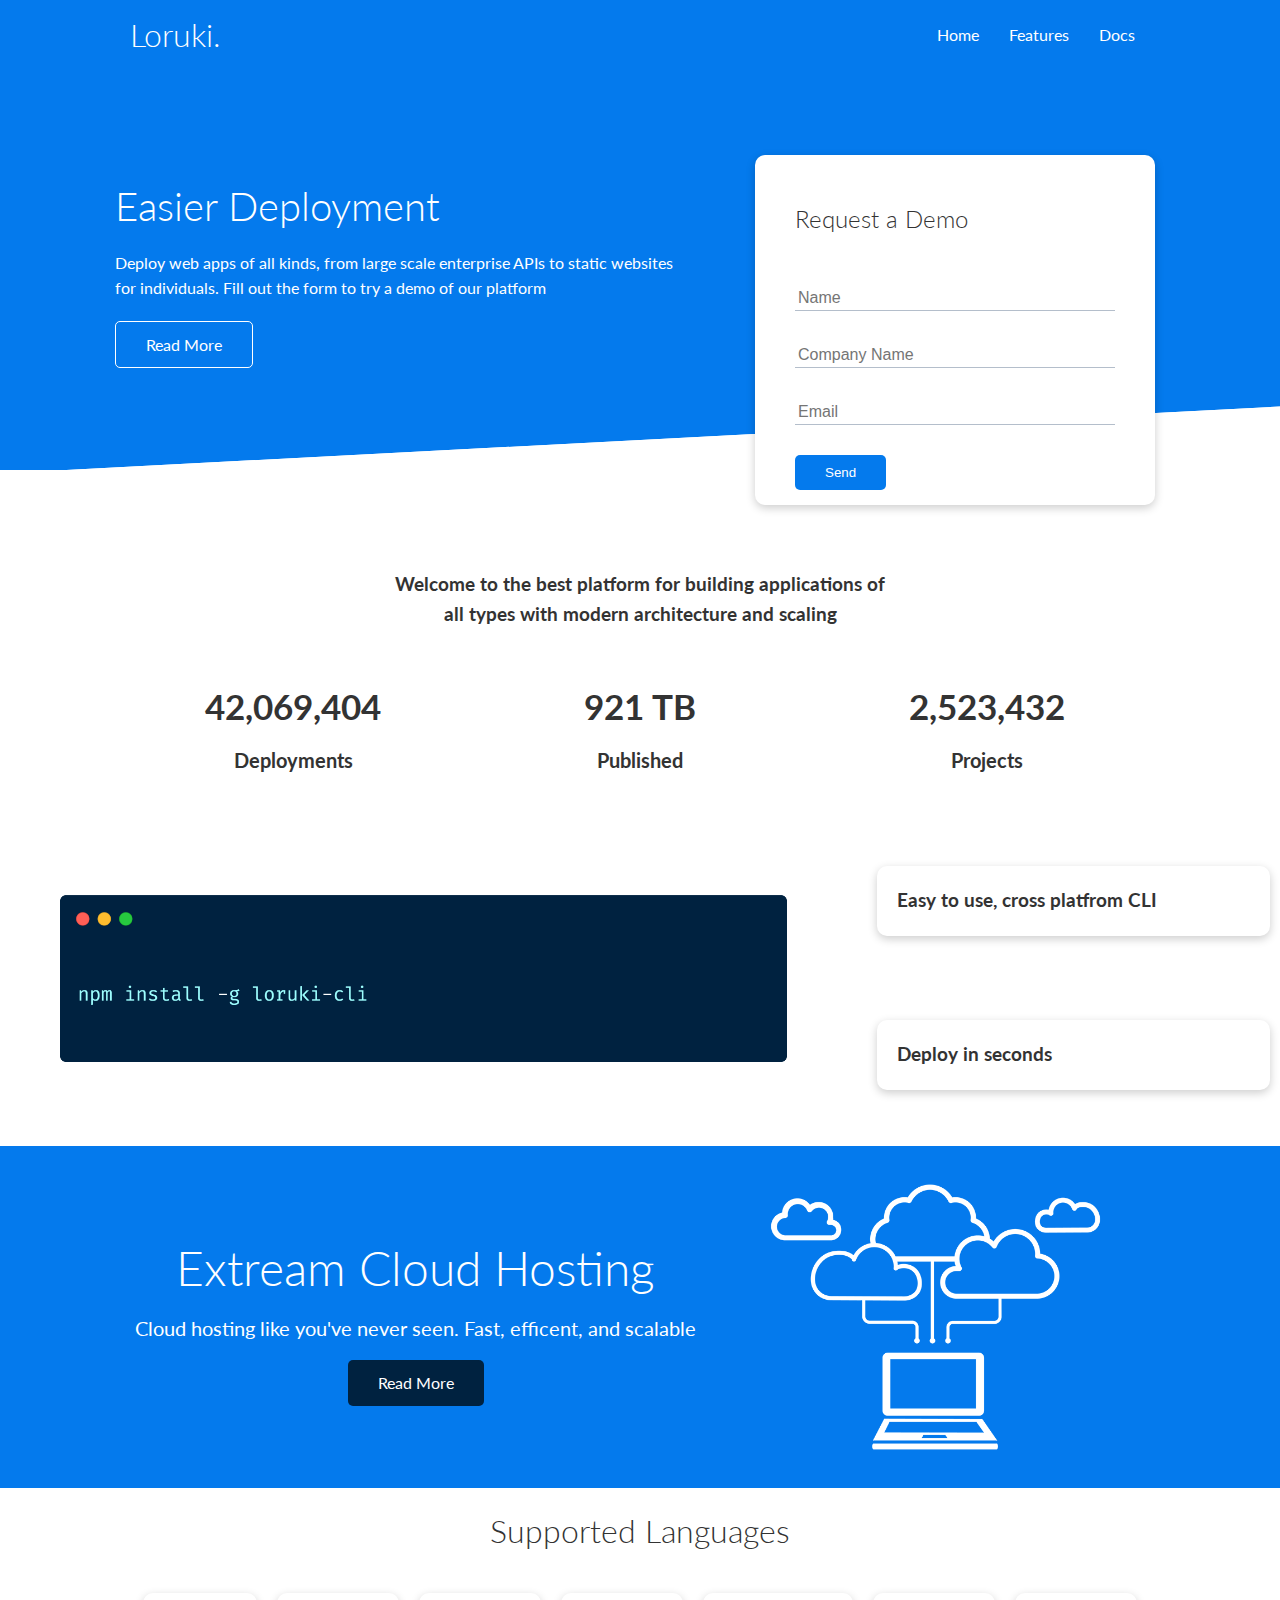
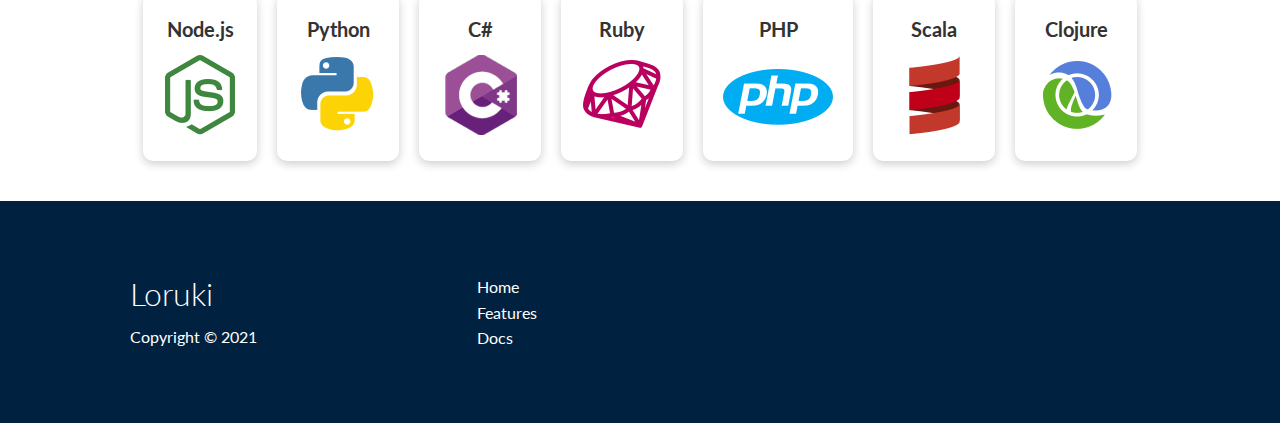
<file: index.html>
<!DOCTYPE html>
<html lang="en">
<head>
    <meta charset="UTF-8">
    <meta http-equiv="X-UA-Compatible" content="IE=edge">
    <meta name="viewport" content="width=device-width, initial-scale=1.0">
    <link rel="stylesheet" href="https://cdnjs.cloudflare.com/ajax/libs/font-awesome/6.0.0-beta3/css/all.min.css" integrity="sha512-Fo3rlrZj/k7ujTnHg4CGR2D7kSs0v4LLanw2qksYuRlEzO+tcaEPQogQ0KaoGN26/zrn20ImR1DfuLWnOo7aBA==" crossorigin="anonymous" referrerpolicy="no-referrer" />
    <link rel="stylesheet" href="css/utilities.css">
    <link rel="stylesheet" href="css/style.css">
    <title>Loruki | Cloud Hosting for Everyone</title>
</head>
<body>
    <!-- Navbar -->
    <div class="navbar">
        <div class="container flex">
            <h1 class="logo">Loruki.</h1>
            <nav>
                <ul>
                    <li><a href="index.html">Home</a></li>
                    <li><a href="features.html">Features</a></li>
                    <li><a href="docs.html">Docs</a></li>
                </ul>
            </nav>
        </div>
    </div>
    <!-- Showcase -->
    <section class="showcase">
        <div class="container grid">
            <div class="showcaseText">
                <h1>Easier Deployment</h1>
                <p>Deploy web apps of all kinds, from large scale enterprise APIs to static websites for individuals. Fill out the form to try a demo of our platform</p>
                <a href="features.html" class="btn btnOutline">Read More</a>
            </div>
            <div class="showcaseForm card">
                <h2>Request a Demo</h2>
                <form name="contact" method="POST" netlify-honeypot="bot-field" data-netlify="true" >
                    <input type="hidden" name="form-name" value="contact">
                    <p class="hidden">
                        <label>Don’t fill this out if you’re human: <input name="bot-field" /></label>
                      </p>                    
                    <div class="formControl">
                        <input type="text" name="name" placeholder="Name" required>
                    </div>
                    <div class="formControl">
                        <input type="text" name="company" placeholder="Company Name" required>
                    </div>
                    <div class="formControl">
                        <input type="email" name="email" placeholder="Email" required>
                    </div>
                    <input type="submit" value="Send" class="btn btn-primary">
                </form>
            </div>
        </div>
    </section>
    <!-- Stats -->
    <section class="stats">
        <div class="container">
            <h3 class="statsHeading textCenter my1">
                Welcome to the best platform for building applications of all types with modern architecture and scaling
            </h3>
            <div class="grid grid3 textCenter my4">
                <div>
                    <i class="fas fa-server fa-3x"></i>
                    <h3>42,069,404</h3>
                    <p class="textSecondary">Deployments</p>
                </div>
                <div>
                    <i class="fas fa-upload fa-3x"></i>
                    <h3>921 TB</h3>
                    <p class="textSecondary">Published</p>
                </div>
                <div>
                    <i class="fas fa-project-diagram fa-3x"></i>
                    <h3>2,523,432</h3>
                    <p class="textSecondary">Projects</p>
                </div>
            </div>
        </div>
    </section>
    <!-- CLI -->
    <section class="cli">
        <div class="containter grid">
            <img src="images/cli.png" alt="">
            <div class="card">
                <h3>Easy to use, cross platfrom CLI</h3>
            </div>
            <div class="card">
                <h3>Deploy in seconds</h3>
            </div>
        </div>
    </section>
    <!-- Cloud -->
    <section class="cloud bg-primary my2 py2">
        <div class="container grid">
            <div class="textCenter">
                <h2 class="lg">Extream Cloud Hosting</h2>
                <p class="lead my1">Cloud hosting like you've never seen. Fast, efficent, and scalable</p>
                <a href="features.html" class="btn btn-dark">Read More</a>
            </div>
            <img src="images/cloud.png" alt="">
        </div>
    </section>
    <!-- Languages -->
    <section class="languages">
        <h2 class="md textCenter my2">Supported Languages</h2>
        <div class="container flex">
            <div class="card">
                <h4>Node.js</h4>
                <img src="images/logos/node.png" alt="">
            </div>
            <div class="card">
                <h4>Python</h4>
                <img src="images/logos/python.png" alt="">
              </div>
              <div class="card">
                <h4>C#</h4>
                <img src="images/logos/csharp.png" alt="">
              </div>
              <div class="card">
                <h4>Ruby</h4>
                <img src="images/logos/ruby.png" alt="">
              </div>
              <div class="card">
                <h4>PHP</h4>
                <img src="images/logos/php.png" alt="">
              </div>
              <div class="card">
                <h4>Scala</h4>
                <img src="images/logos/scala.png" alt="">
              </div>
              <div class="card">
                <h4>Clojure</h4>
                <img src="images/logos/clojure.png" alt="">
              </div>
        </div>
    </section>
    <!-- Footer -->
    <footer class="footer bg-dark py5">
        <div class="container grid grid3">
            <div>
                <h1>Loruki</h1>
                <p>Copyright &copy; 2021</p>
            </div>
            <nav>
                <ul>
                    <li><a href="index.html">Home</a></li>
                    <li><a href="features.html">Features</a></li>
                    <li><a href="docs.html">Docs</a></li>
                </ul>
            </nav>
            <div class="social">
                <a href="https://github.com/mahmoudk3m" target="_blank"><i class="fab fa-github fa-2x"></i></a>
                <a href="#"><i class="fab fa-facebook fa-2x"></i></a>
                <a href="#"><i class="fab fa-instagram fa-2x"></i></a>
                <a href="#"><i class="fab fa-twitter fa-2x"></i></a>
            </div>
        </div>
    </footer>
</body>
</html>
</file>
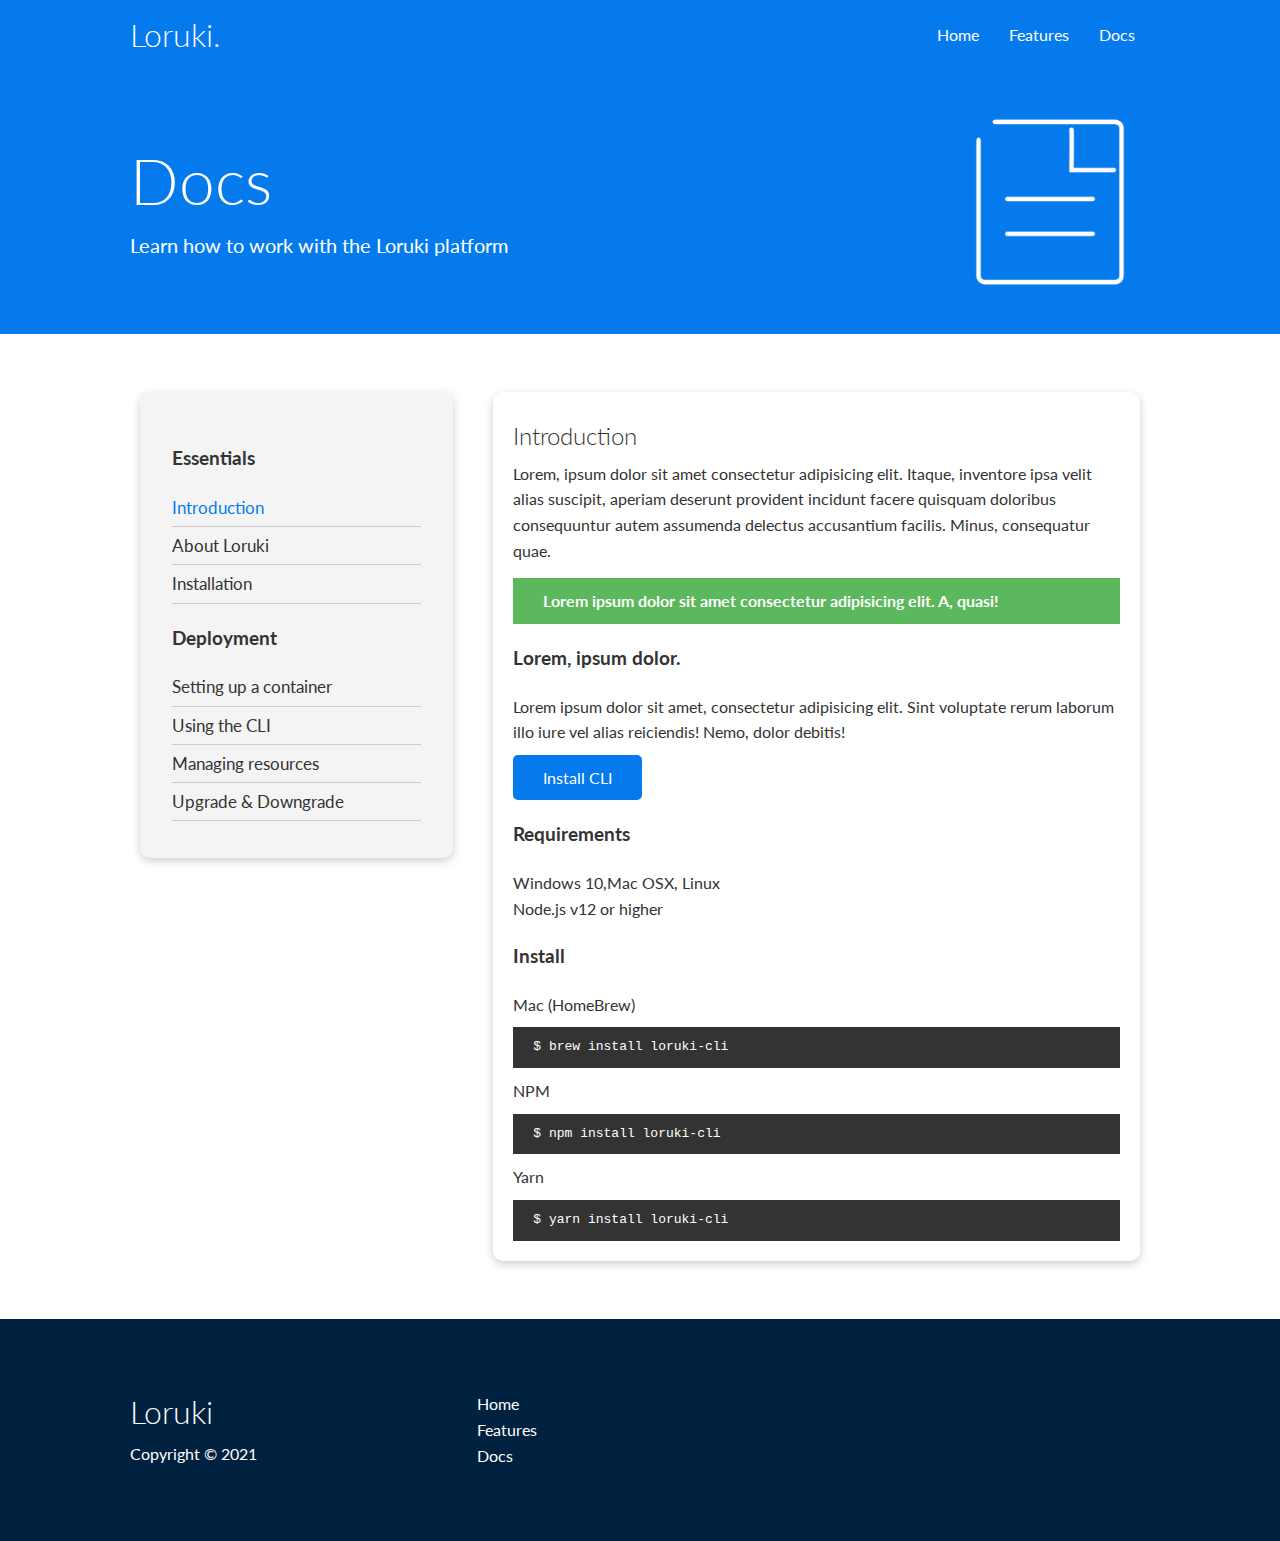
<file: docs.html>
<!DOCTYPE html>
<html lang="en">
<head>
    <meta charset="UTF-8">
    <meta http-equiv="X-UA-Compatible" content="IE=edge">
    <meta name="viewport" content="width=device-width, initial-scale=1.0">
    <link rel="stylesheet" href="https://cdnjs.cloudflare.com/ajax/libs/font-awesome/6.0.0-beta3/css/all.min.css" integrity="sha512-Fo3rlrZj/k7ujTnHg4CGR2D7kSs0v4LLanw2qksYuRlEzO+tcaEPQogQ0KaoGN26/zrn20ImR1DfuLWnOo7aBA==" crossorigin="anonymous" referrerpolicy="no-referrer" />
    <link rel="stylesheet" href="css/utilities.css">
    <link rel="stylesheet" href="css/style.css">
    <title>Loruki | Cloud Hosting for Everyone</title>
</head>
<body>
    <!-- Navbar -->
    <div class="navbar">
        <div class="container flex">
            <h1 class="logo">Loruki.</h1>
            <nav>
                <ul>
                    <li><a href="index.html">Home</a></li>
                    <li><a href="features.html">Features</a></li>
                    <li><a href="docs.html">Docs</a></li>
                </ul>
            </nav>
        </div>
    </div>
    <!-- Head -->
    <section class="docs-head bg-primary py3">
        <div class="container grid">
            <div>
                <h1 class="xl">Docs</h1>
                <p class="lead">Learn how to work with the Loruki platform</p>
            </div>
            <img src="images/docs.png" alt="">
        </div>
    </section>
    <!-- Docs Main -->
    <section class="docs-main my4">
        <div class="container grid">
            <div class="card bg-light p-3">
                <h3 class="my2">Essentials</h3>
                <nav>
                    <ul>
                        <li><a href="#" class="text-primary">Introduction</a></li>
                        <li><a href="#">About Loruki</a></li>
                        <li><a href="#">Installation</a></li>
                    </ul>
                </nav>
                <h3 class="my2">Deployment</h3>
                <nav>
                    <ul>
                        <li><a href="#">Setting up a container</a></li>
                        <li><a href="#">Using the CLI</a></li>
                        <li><a href="#">Managing resources</a></li>
                        <li><a href="#">Upgrade & Downgrade</a></li>
                    </ul>
                </nav>
            </div>
            <div class="card">
                <h2>Introduction</h2>
                <p>Lorem, ipsum dolor sit amet consectetur adipisicing elit. Itaque, inventore ipsa velit alias suscipit, aperiam deserunt provident incidunt facere quisquam doloribus consequuntur autem assumenda delectus accusantium facilis. Minus, consequatur quae.</p>
                <div class="alert alert-success">
                    <i class="fas fa-info"></i>
                    Lorem ipsum dolor sit amet consectetur adipisicing elit. A, quasi!
                </div>
                <h3>Lorem, ipsum dolor.</h3>
                <p>Lorem ipsum dolor sit amet, consectetur adipisicing elit. Sint voluptate rerum laborum illo iure vel alias reiciendis! Nemo, dolor debitis!</p>
                <a href="#" class="btn btn-primary">Install CLI</a>
                <h3>Requirements</h3>
                <ul>
                    <li>Windows 10,Mac OSX, Linux</li>
                    <li>Node.js v12 or higher</li>
                </ul>
                <h3>Install</h3>
                <p>Mac (HomeBrew)</p>
                <pre><code>$ brew install loruki-cli</code></pre>
                <p>NPM</p>
                <pre><code>$ npm install loruki-cli</code></pre>
                <p>Yarn</p>
                <pre><code>$ yarn install loruki-cli</code></pre>
            </div>
        </div>
    </section>
    <!-- Footer -->
    <footer class="footer bg-dark py5">
        <div class="container grid grid3">
            <div>
                <h1>Loruki</h1>
                <p>Copyright &copy; 2021</p>
            </div>
            <nav>
                <ul>
                    <li><a href="index.html">Home</a></li>
                    <li><a href="features.html">Features</a></li>
                    <li><a href="docs.html">Docs</a></li>
                </ul>
            </nav>
            <div class="social">
                <a href="https://github.com/mahmoudk3m" target="_blank"><i class="fab fa-github fa-2x"></i></a>
                <a href="#"><i class="fab fa-facebook fa-2x"></i></a>
                <a href="#"><i class="fab fa-instagram fa-2x"></i></a>
                <a href="#"><i class="fab fa-twitter fa-2x"></i></a>
            </div>
        </div>
    </footer>
</body>
</html>
</file>
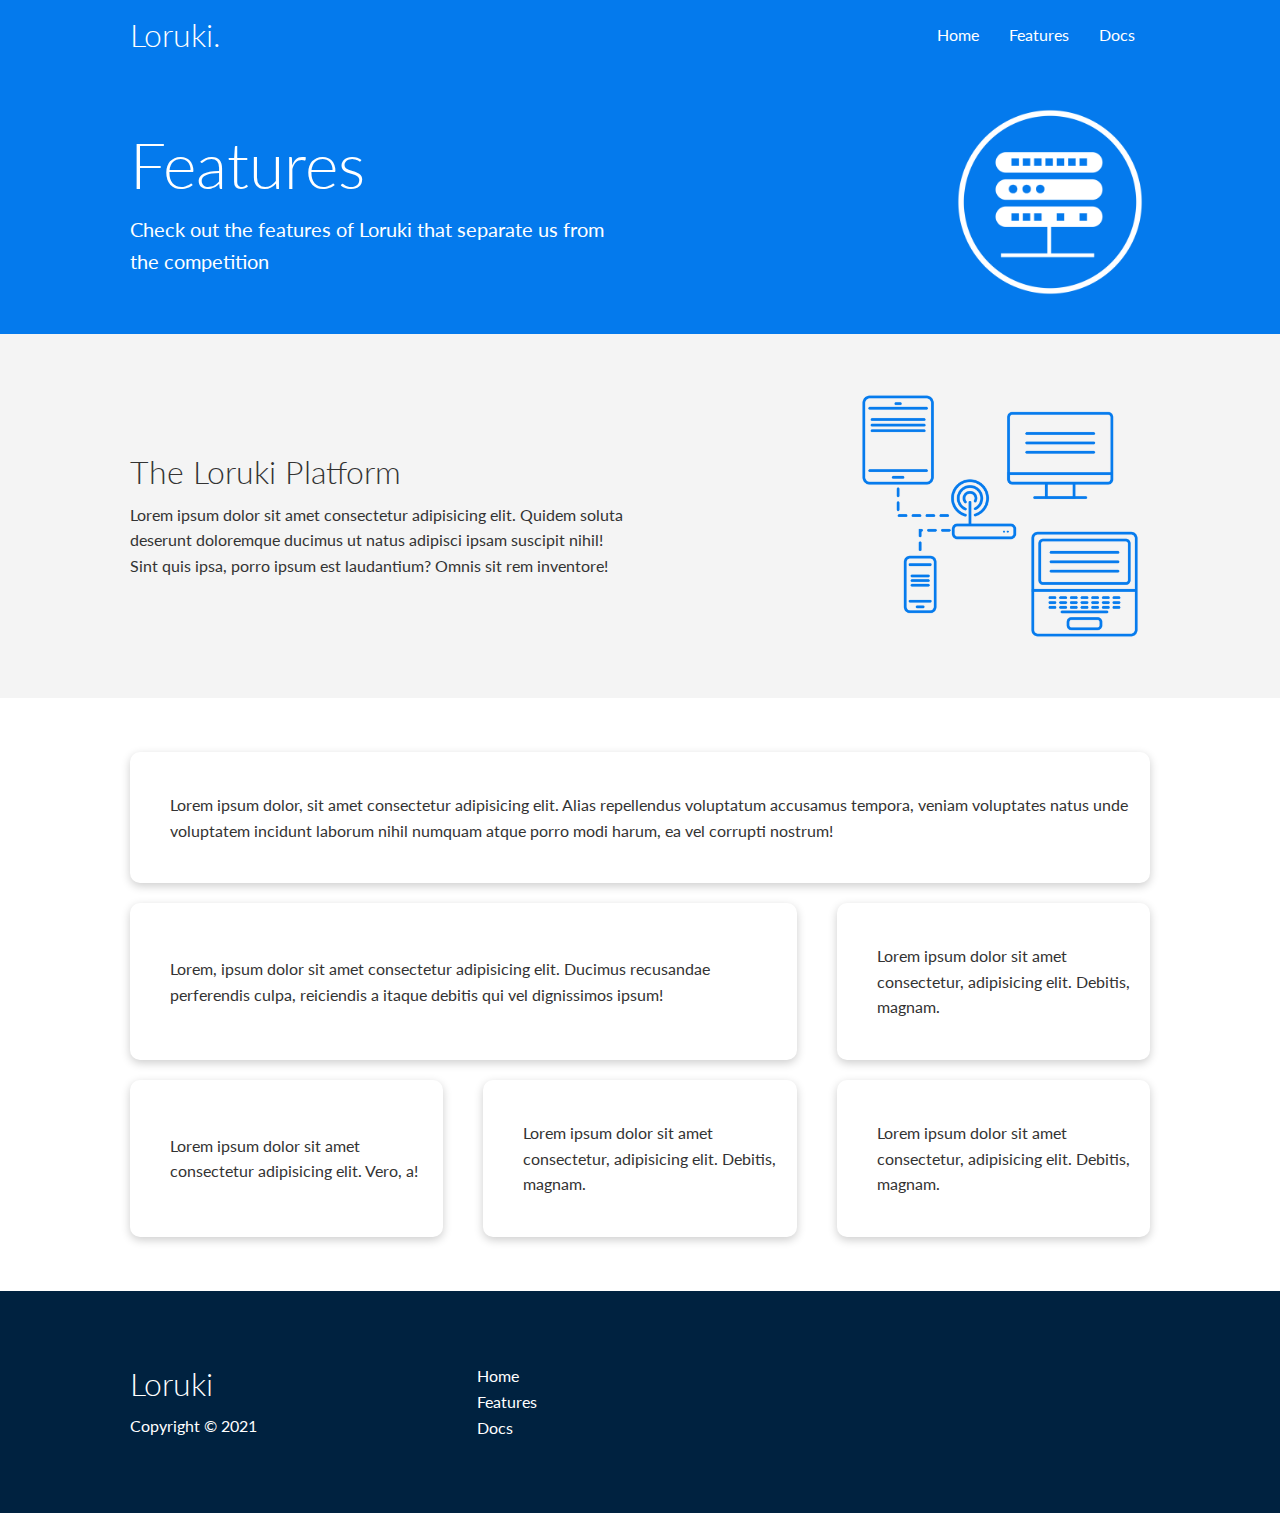
<file: features.html>
<!DOCTYPE html>
<html lang="en">
<head>
    <meta charset="UTF-8">
    <meta http-equiv="X-UA-Compatible" content="IE=edge">
    <meta name="viewport" content="width=device-width, initial-scale=1.0">
    <link rel="stylesheet" href="https://cdnjs.cloudflare.com/ajax/libs/font-awesome/6.0.0-beta3/css/all.min.css" integrity="sha512-Fo3rlrZj/k7ujTnHg4CGR2D7kSs0v4LLanw2qksYuRlEzO+tcaEPQogQ0KaoGN26/zrn20ImR1DfuLWnOo7aBA==" crossorigin="anonymous" referrerpolicy="no-referrer" />
    <link rel="stylesheet" href="css/utilities.css">
    <link rel="stylesheet" href="css/style.css">
    <title>Loruki | Cloud Hosting for Everyone</title>
</head>
<body>
    <!-- Navbar -->
    <div class="navbar">
        <div class="container flex">
            <h1 class="logo">Loruki.</h1>
            <nav>
                <ul>
                    <li><a href="index.html">Home</a></li>
                    <li><a href="features.html">Features</a></li>
                    <li><a href="docs.html">Docs</a></li>
                </ul>
            </nav>
        </div>
    </div>
    <!-- Head -->
    <section class="features-head bg-primary py3">
        <div class="container grid">
            <div>
                <h1 class="xl">Features</h1>
                <p class="lead">Check out the features of Loruki that separate us from the competition</p>
            </div>
            <img src="images/server.png" alt="">
        </div>
    </section>
    <!-- Subhead -->
    <section class="features-sub-head bg-light py3">
        <div class="container grid">
            <div>
                <h1 class="md">The Loruki Platform</h1>
                <p>Lorem ipsum dolor sit amet consectetur adipisicing elit. Quidem soluta deserunt doloremque ducimus ut natus adipisci ipsam suscipit nihil! Sint quis ipsa, porro ipsum est laudantium? Omnis sit rem inventore!</p>
            </div>
            <img src="images/server2.png" alt="">
        </div>
        </div>
    </section>
    <!-- Main -->
    <section class="features-main my2">
        <div class="container grid grid3">
            <div class="card flex">
                <i class="fas fa-server fa-3x"></i>
                <p>Lorem ipsum dolor, sit amet consectetur adipisicing elit. Alias repellendus voluptatum accusamus tempora, veniam voluptates natus unde voluptatem incidunt laborum nihil numquam atque porro modi harum, ea vel corrupti nostrum!</p>
            </div>
            <div class="card flex">
                <i class="fas fa-network-wired fa-3x"></i>
                <p>
                    Lorem, ipsum dolor sit amet consectetur adipisicing elit. Ducimus
                    recusandae perferendis culpa, reiciendis a itaque debitis qui vel
                    dignissimos ipsum!
                </p>
            </div>
            <div class="card flex">
                <i class="fas fa-laptop-code fa-3x"></i>
                <p>
                    Lorem ipsum dolor sit amet consectetur, adipisicing elit. Debitis,
                    magnam.
                </p>
            </div>
            <div class="card flex">
                <i class="fas fa-database fa-3x"></i>
                <p>
                    Lorem ipsum dolor sit amet consectetur adipisicing elit. Vero, a!
                </p>
            </div>
            <div class="card flex">
                <i class="fas fa-power-off fa-3x"></i>
                <p>
                    Lorem ipsum dolor sit amet consectetur, adipisicing elit. Debitis,
                    magnam.
                </p>
            </div>
            <div class="card flex">
                <i class="fas fa-upload fa-3x"></i>
                <p>
                    Lorem ipsum dolor sit amet consectetur, adipisicing elit. Debitis,
                    magnam.
                </p>
            </div>
        </div>
    </section>
    <!-- Footer -->
    <footer class="footer bg-dark py5">
        <div class="container grid grid3">
            <div>
                <h1>Loruki</h1>
                <p>Copyright &copy; 2021</p>
            </div>
            <nav>
                <ul>
                    <li><a href="index.html">Home</a></li>
                    <li><a href="features.html">Features</a></li>
                    <li><a href="docs.html">Docs</a></li>
                </ul>
            </nav>
            <div class="social">
                <a href="https://github.com/mahmoudk3m" target="_blank"><i class="fab fa-github fa-2x"></i></a>
                <a href="#"><i class="fab fa-facebook fa-2x"></i></a>
                <a href="#"><i class="fab fa-instagram fa-2x"></i></a>
                <a href="#"><i class="fab fa-twitter fa-2x"></i></a>
            </div>
        </div>
    </footer>
</body>
</html>
</file>
<file: css/utilities.css>
.container{
    max-width: 1100px;
    margin: 0 auto;
    overflow: auto;
    padding: 0 40px;
}
.card{
    background-color: #fff;
    color: #333;
    border-radius: 10px;
    box-shadow: 0 3px 10px rgba(0,0,0,0.2);
    padding:20px;
    margin:10px;
}
.btn{
    display:inline-block;
    padding: 10px 30px;
    cursor: pointer;
    background:var(--primary-color);
    color: #fff;
    border: none;
    border-radius: 5px;
}
.btnOutline{
    background-color: transparent;
    border: 1px #fff solid;
}
.btn:hover{
    transform: scale(.98);
}
/* Backgrounds & Colored Buttons */
.bg-primary,
.btn-primary{
    background-color: var(--primary-color);
    color:#fff;
}
.bg-secondary,
.btn-secondary{
    background-color: var(--secondary-color);
    color:#fff;
}
.bg-dark,
.btn-dark{
    background-color: var(--dark-color);
    color:#fff;
}
.bg-light,
.btn-light{
    background-color: var(--light-color);
    color:#333;
}
.bg-primary a,
.btn-primary a,
.bg-secondary a,
.btn-secondary a,
.bg-dark a,
.btn-dark a{
    color:#fff;
}
/* Text Colors */
.text-primary{
    color: var(--primary-color);
}
.text-secondary{
    color: var(--secondary-color);
}
.text-dark{
    color: var(--dark-color);
}
.text-light{
    color: var(--light-color);
}


/* Text Sizes */
.lead{
    font-size: 20px;

}
.sm{
    font-size: 1rem;
}
.md{
    font-size: 2rem;
}
.lg{
    font-size: 3rem;
}
.xl{
    font-size: 4rem;
}

.textCenter{
    text-align: center;
}
.flex{
    display: flex;
    justify-content: center;
    align-items: center;
    height: 100%;
}
.grid{
    display: grid;
    grid-template-columns: repeat(2,1fr);
    gap: 20px;
    justify-content: center;
    align-items: center;
    height: 100%;
}
.grid3{
    grid-template-columns: repeat(3,1fr);
}
/* Alert */
.alert{
    background-color: var(--light-color);
    padding:10px 20px;
    font-weight: bold;
    margin:15px 0;
}
.alert i{
    margin-right: 10px;

}
.alert-success{
    background-color: var(--success-color);
    color:#fff;
}
.aler-error{
    background-color: var(--error-color);
    color:#fff;
}
/* Margin */
.my1{
    margin: 1rem 0;
}
.my2{
    margin: 1.5rem 0;
}
.my3{
    margin: 2rem 0;
}
.my4{
    margin: 3rem 0;
}
.my5{
    margin: 4rem 0;
}

.m1{
    margin: 1rem ;
}
.m2{
    margin: 1.5rem ;
}
.m3{
    margin: 2rem ;
}
.m4{
    margin: 3rem ;
}
.m5{
    margin: 4rem ;
}

/* Padding */
.py1{
    padding: 1rem 0;
}
.py2{
    padding: 1.5rem 0;
}
.py3{
    padding: 2rem 0;
}
.py4{
    padding: 3rem 0;
}
.py5{
    padding: 4rem 0;
}

.p-1{
    padding: 1rem ;
}
.p-2{
    padding: 1.5rem ;
}
.p-3{
    padding: 2rem ;
}
.p-4{
    padding: 3rem ;
}
.p-5{
    padding: 4rem ;
}
</file>
<file: css/style.css>
@import url('https://fonts.googleapis.com/css2?family=Lato:wght@300&display=swap');
:root{
    --primary-color:#047aed;
    --secondary-color:#1c3fa8;
    --dark-color:#002240;
    --light-color:#f4f4f4;
    --success-color:#5cb85c;
    --error-color:#d9534f;
}
*{
    box-sizing: border-box;
    padding: 0;
    margin: 0;
    
}
body{
    font-family: 'Lato',sans-serif;
    color: #333;
    line-height: 1.6;
}
ul{
    list-style-type: none;
}
a{
    text-decoration: none;
    color:#333;
}
h1,h2{
    font-weight: 300;
    line-height: 1.2;
    margin: 10px 0;
}
p{
    margin: 10px 0;
}
img{
    width: 100%;
}
code,pre{
    background: #333;
    color: #fff;
    padding: 10px;
}
.hidden{
    visibility: hidden;
    height: 0;
}
/* Navbar */
.navbar{
    background-color:var(--primary-color);
    color: #fff;
    height: 70px;
}
.navbar a{
    color:#fff;
    padding:10px;
    margin:0 5px;
}
.navbar a:hover{
    border-bottom: 2px #fff solid;
}
.navbar ul{
    display:flex;
}
.navbar .flex{
    justify-content: space-between;

}
/* Showcase */
.showcase{
    height: 400px;
    background-color:var(--primary-color);
    color: #fff;
    position: relative;
}
.showcase h1{
    font-size: 40px;
}
.showcase p{
    margin:20px 0;
 }
.showcase .grid{
    overflow:visible;
    grid-template-columns:55% 45%;
    gap:30px;
}
.showcaseText{
    animation: slideInFromLeft 1s ease-in;
}
.showcaseForm{
    position: relative;
    top: 60px;
    height: 350px;
    width: 400px;
    padding: 40px;
    z-index: 100;
    justify-self: flex-end;
    animation: slideInFromRight 1s ease-in;

}
.showcaseForm .formControl{
    margin:30px 0;
}
.showcaseForm input[type='text'],.showcaseForm input[type='email']{
    border: 0;
    border-bottom: 1px solid #b4becb;
    width: 100%;
    padding: 3px;
    font-size: 16px;
}
.showcaseForm input:focus{
    outline:none;
}
.showcase::before,
.showcase::after{
    content: "";
    position: absolute;
    height: 100px;
    bottom: -70px;
    right: 0;
    left: 0;
    background-color: #fff;
    transform: skewY(-3deg);
    -webkit-transform: skewY(-3deg);
    -moz-transform: skewY(-3deg);
    -ms-transform: skewY(-3deg);
}
/* Stats */
.stats{
    padding-top: 100px;
    animation: slideInFromBottom 1s ease-in;

}
.statsHeading{
    max-width: 500px;
    margin: auto;
}
.stats .grid h3{
    font-size: 35px;
}
.stats .grid p{
    font-size: 20px;
    font-weight: bold;
}
/* CLI */
.cli .grid{
    grid-template-columns: repeat(3,1fr);
    grid-template-rows: repeat(2,1fr);
}
.cli .grid>*:first-child{
    grid-column:1/span 2;
    grid-row: 1/span 2;
}
/* Cloud */
.cloud .grid{
    grid-template-columns: 4fr 3fr;
    
}
/* Languages */
.languages .card{
    text-align: center;
    margin: 18px 10px 40px;
    transition: transform 0.2s ease-in ;
}
.languages .flex{
    flex-wrap: wrap;
}
.languages .card h4{
    font-size: 20px;
    margin-bottom: 10px;
}
.languages .card:hover{
    transform:translateY(-15px);
}
/* Features */
.features-head img,
.docs-head img{
    width:200px;
    justify-self: flex-end;
}
.features-sub-head img{
    width:300px;
    justify-self: flex-end;
}
.features-main .card >i{
    margin-right: 20px;

}
.features-main .grid{
    padding: 30px;
}
.features-main .grid>*:first-child{
    grid-column: 1/span 3;
}
.features-main .grid>*:nth-child(2){
    grid-column: 1/span 2;
}
/* Docs */
.docs-main h3{
    margin: 20px 0;
    
}
.docs-main .grid{
    grid-template-columns: 1fr 2fr;
    align-items: flex-start;

}
.docs-main nav li{
    font-size: 17px;
    padding-bottom: 5px;
    margin-bottom: 5px;
    border-bottom: 1px #ccc solid;
}
.docs-main a:hover{
    font-weight: bold;
}

/* Footer */
.footer .social a{
    margin: 0 10px;
}
/* Animation */
@keyframes slideInFromLeft{
    0%{
        transform: translateX(-100%);
    }
    100%{
        transform: translateX(0);
    }

}
@keyframes slideInFromRight {
    0%{
        transform: translateX(100%);
    }

    100%{
        transform: translateX(0);
    }
}
@keyframes slideInFromTop {
    0%{
        transform: translateY(-100%);
    }
    
    100%{
        transform: translateX(0);
    }
}
@keyframes slideInFromBottom {
    0%{
        transform: translateY(100%);
    }
    
    100%{
        transform: translateX(0);
    }
}


/* Tablets, Under */
@media(max-width:768px){
    .grid,
    .showcase .grid,
    .stats .grid,
    .cli .grid,
    .cloud .grid,.features-main .grid,.docs-main .grid{
        grid-template-columns: 1fr;
        grid-template-rows: 1fr;
    }
    .showcase{
        height: auto;
    }
    .showcaseText{
        text-align: center;
        margin-top:40px;
        animation: slideInFromTop 1s ease-in;

    }
    .showcaseForm{
        justify-self: center;
        margin:auto;
        animation: slideInFromBottom 1s ease-in;

    }
    .cli .grid>*:first-child{
        grid-column:1;
        grid-row: 1;
    }
    .features-head,
    .features-sub-head,
    .docs-head{
        text-align: center;
        
    }
    .features-head img,
    .features-sub-head img,
    .docs-head img{
        justify-self: center; 
    }
    .features-main .grid > *:first-child,
    .features-main .grid > *:nth-child(2){
        grid-column: 1;
    }
}
/* Mobiles */
@media(max-width:500px){
    .navbar{
        height: 110px;
    }
    .navbar .flex{
        flex-direction: column;
    }
    .navbar ul{
        padding: 10px;
        background-color: rgba(0,0,0,0.1);
    }
}
</file>
